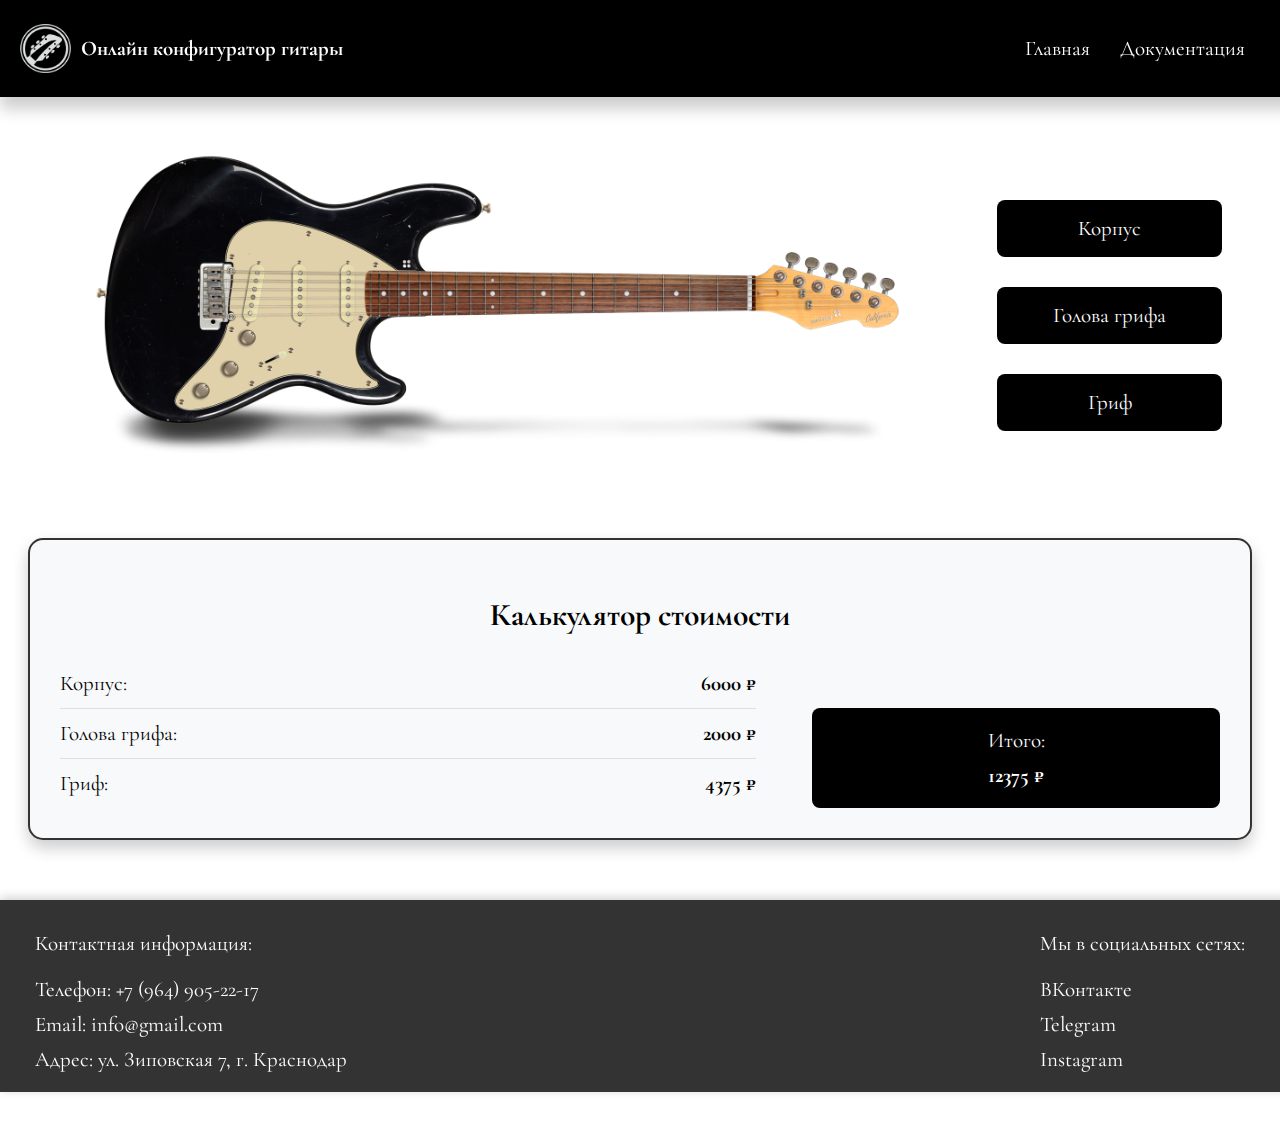
<file: index.html>
<!DOCTYPE html>
<html lang="ru">
<head>
    <meta charset="UTF-8">
    <meta name="viewport" content="width=device-width, initial-scale=1.0">
    <!-- Добавляем meta-тег для корректного отображения на мобильных -->
    <meta name="viewport" content="width=device-width, initial-scale=1.0, maximum-scale=1.0, user-scalable=no">
    
    <title>Онлайн конфигуратор гитары: конфигуратор</title>
    <link rel="preconnect" href="https://fonts.googleapis.com">
    <link rel="preconnect" href="https://fonts.gstatic.com" crossorigin>
    <link href="https://fonts.googleapis.com/css2?family=Cormorant+Garamond:ital,wght@0,300..700;1,300..700&display=swap" rel="stylesheet">
    <link href="./new.css" rel="stylesheet" />
</head>

<body>
    <header class="top-bar">
        <div class="logo-container">
            <div class="logo_img">
                <img src="images/New_logo2.jpg" alt="Логотип сайта">
            </div>
            <div class="text_logo">
                <a>Онлайн конфигуратор гитары</a>
            </div>
        </div>

        <nav class="navigation">
            <ul>
                <li><a href="./index.html">Главная</a></li>
                <li><a href="./about.html">Документация</a></li>
            </ul>
        </nav>
    </header>

    <main class="constructor_main">
        <div class="main-container">
            <div class="content-container">
                <div class="guitar-container">
                    <div id="body-area" class="guitar-part"></div>
                    <div id="head-area" class="guitar-part"></div>
                    <div id="neck-area" class="guitar-part"></div>
                    <div class="guitar-shadow"></div>
                </div>
    
                <div class="buttons-container">
                    <div class="dropdown">
                        <button class="dropdown-btn first-button">Корпус</button>
                        <div class="dropdown-content" id="body-options"></div>
                    </div>
                    <div class="dropdown">
                        <button class="dropdown-btn third-button">Голова грифа</button>
                        <div class="dropdown-content" id="head-options"></div>
                    </div>
                    <div class="dropdown">
                        <button class="dropdown-btn second-button">Гриф</button>
                        <div class="dropdown-content" id="neck-options"></div>
                    </div>
                </div>
            </div>
        </div>

        <div class="calculator-container">
            <h2>Калькулятор стоимости</h2>
            <div class="calculator-content">
                <div class="price-items">
                    <div class="price-item">
                        <span>Корпус:</span>
                        <span id="body-price" class="price-value">0 ₽</span>
                    </div>
                    <div class="price-item">
                        <span>Голова грифа:</span>
                        <span id="head-price" class="price-value">0 ₽</span>
                    </div>
                    <div class="price-item">
                        <span>Гриф:</span>
                        <span id="neck-price" class="price-value">0 ₽</span>
                    </div>
                </div>
                <div class="total-price">
                    <span>Итого:</span>
                    <span id="total-price" class="total-value">0 ₽</span>
                </div>
            </div>
        </div>
    </main>

    <footer class="bottom-bar hidden">
        <div class="contact-info">
            <p>Контактная информация:</p>
            <ul>
                <li>Телефон: +7 (964) 905-22-17</li>
                <li>Email: info@gmail.com</li>
                <li>Адрес: ул. Зиповская 7, г. Краснодар</li>
            </ul>
        </div>
        <div class="social-links">
            <p>Мы в социальных сетях:</p>
            <ul>
                <li><a href="https://vk.com" target="_blank">ВКонтакте</a></li>
                <li><a href="https://telegram.org" target="_blank">Telegram</a></li>
                <li><a href="https://instagram.com" target="_blank">Instagram</a></li>
            </ul>
        </div>
    </footer>

    <script>
        const bottomBar = document.querySelector('.bottom-bar');
        window.addEventListener('scroll', () => {
            const scrollPosition = window.scrollY;
            const windowHeight = window.innerHeight;
            const documentHeight = document.documentElement.scrollHeight;

            if (scrollPosition + windowHeight >= documentHeight - 50) {
                bottomBar.classList.add('visible');
            } else {
                bottomBar.classList.remove('visible');
            }
        });
    </script>
    <script type="text/javascript" src="./data.js"></script>
    <script type="text/javascript" src="./new.js"></script>
</body>
</html>
</file>
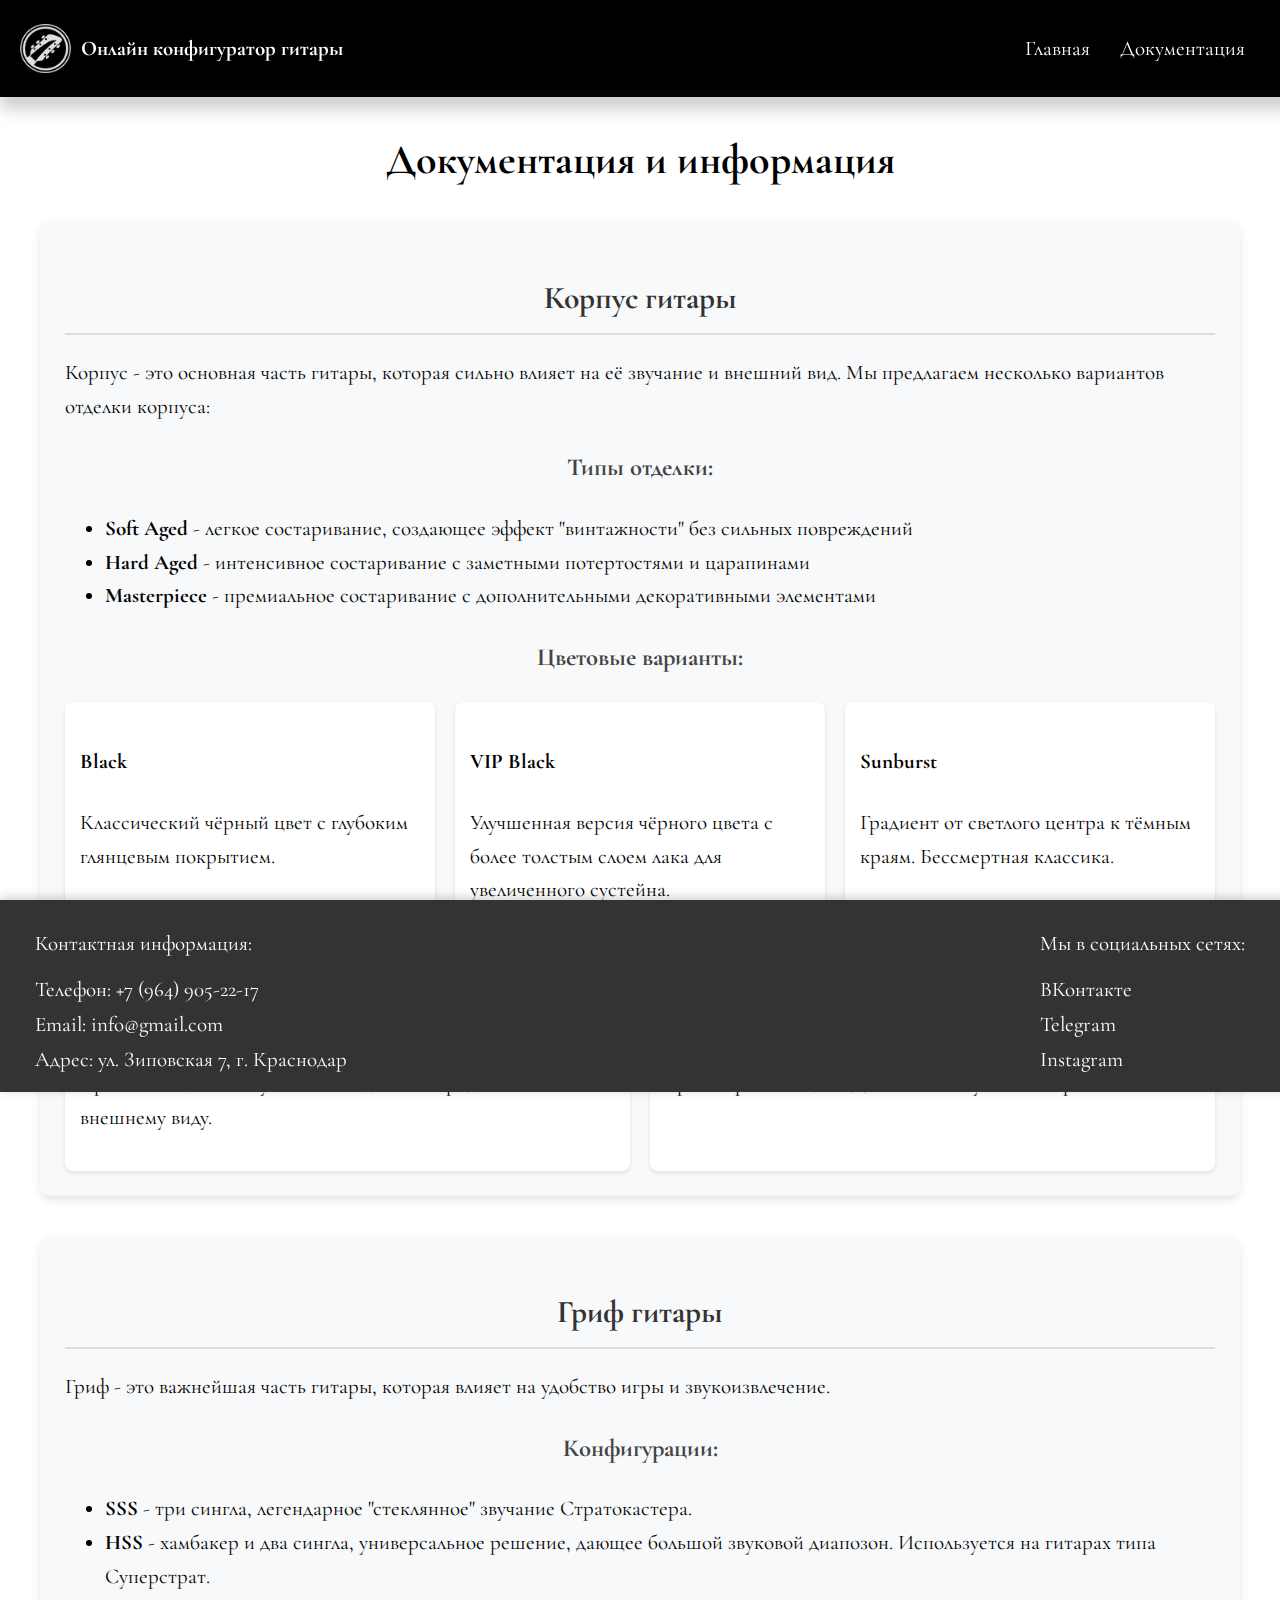
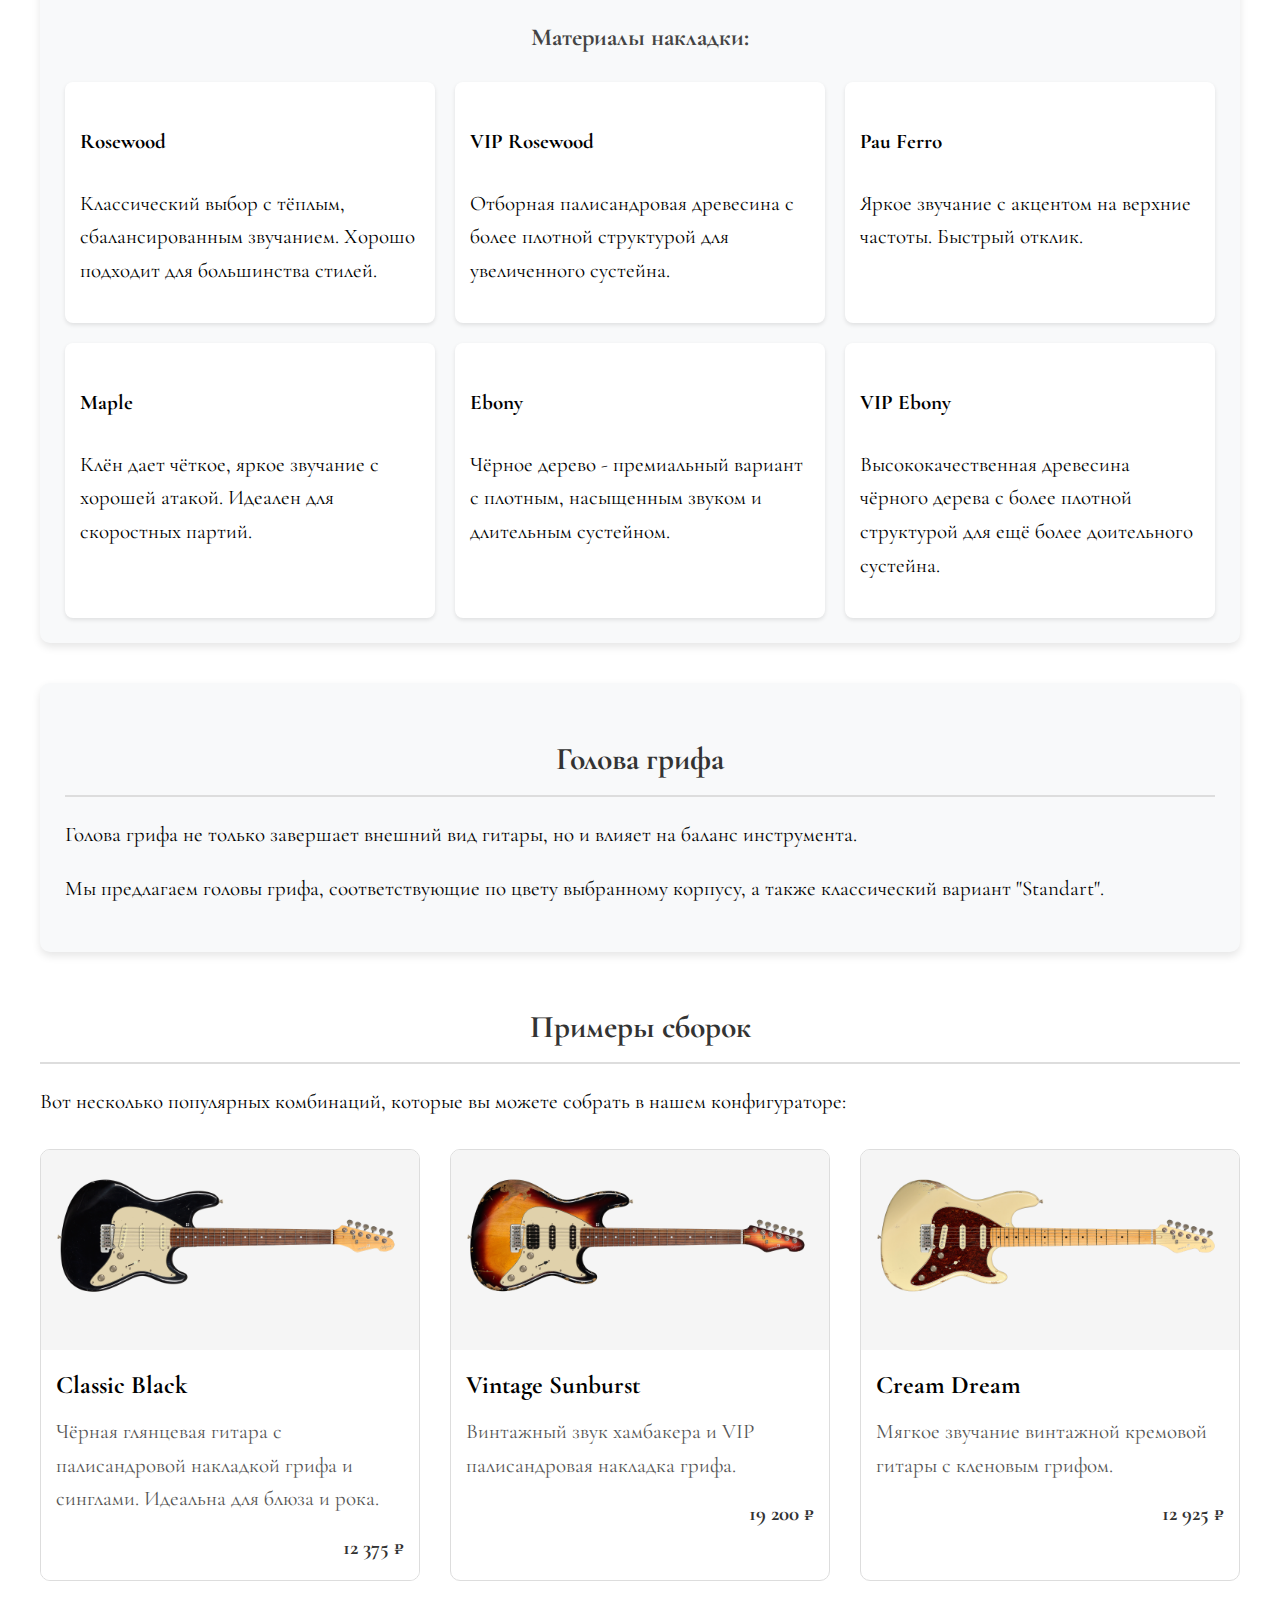
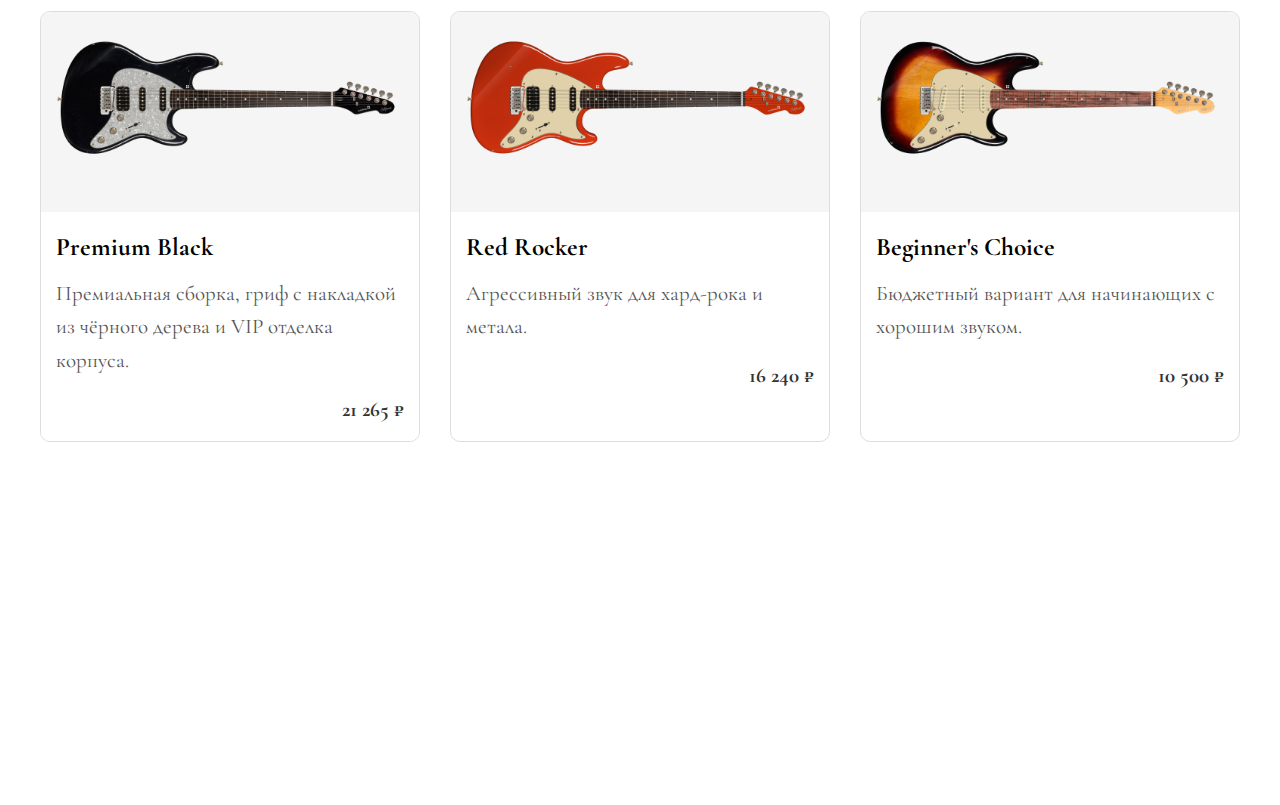
<file: about.html>
<!DOCTYPE html>
<html lang="ru">
<head>
    <meta charset="UTF-8">
    <meta name="viewport" content="width=device-width, initial-scale=1.0">
    <!-- Добавляем meta-тег для корректного отображения на мобильных -->
    <meta name="viewport" content="width=device-width, initial-scale=1.0, maximum-scale=1.0, user-scalable=no">
    <title>Онлайн конфигуратор гитары: Документация</title>
    <link rel="preconnect" href="https://fonts.googleapis.com">
    <link rel="preconnect" href="https://fonts.gstatic.com" crossorigin>
    <link href="https://fonts.googleapis.com/css2?family=Cormorant+Garamond:ital,wght@0,300..700;1,300..700&display=swap" rel="stylesheet">
    <link href="./new.css" rel="stylesheet" />
    <style>
        .info-section {
            max-width: 1200px;
            margin: 0 auto;
            padding: 30px;
            line-height: 1.6;
        }
        
        .part-description {
            margin-bottom: 40px;
            background-color: #f8f9fa;
            padding: 25px;
            border-radius: 10px;
            box-shadow: 0 4px 8px rgba(0,0,0,0.1);
        }
        
        .material-comparison {
            display: flex;
            flex-wrap: wrap;
            gap: 20px;
            margin-top: 20px;
        }
        
        .material-card {
            flex: 1;
            min-width: 250px;
            background: white;
            padding: 15px;
            border-radius: 8px;
            box-shadow: 0 2px 4px rgba(0,0,0,0.1);
        }
        
        .presets-section {
            margin-top: 50px;
        }
        
        .presets-grid {
            display: grid;
            grid-template-columns: repeat(auto-fill, minmax(300px, 1fr));
            gap: 30px;
            margin-top: 30px;
        }
        
        .preset-card {
            border: 1px solid #ddd;
            border-radius: 10px;
            overflow: hidden;
            transition: transform 0.3s;
        }
        
        .preset-card:hover {
            transform: translateY(-5px);
        }
        
        .preset-image {
            width: 100%;
            height: 200px;
            background-size: contain;
            background-repeat: no-repeat;
            background-position: center;
            background-color: #f5f5f5;
        }
        
        .preset-info {
            padding: 15px;
            background: white;
        }
        
        .preset-title {
            font-weight: bold;
            margin-bottom: 10px;
            font-size: 1.2em;
        }
        
        .preset-description {
            color: #555;
            margin-bottom: 15px;
        }
        
        .preset-price {
            font-weight: bold;
            color: #333;
            text-align: right;
        }
        
        h2 {
            color: #333;
            border-bottom: 2px solid #ddd;
            padding-bottom: 10px;
            margin-bottom: 20px;
        }
        
        h3 {
            color: #444;
            margin-top: 25px;
        }
    </style>
</head>

<body>
    <header class="top-bar">
        <div class="logo-container">
            <div class="logo_img">
                <img src="images/New_logo2.jpg" alt="Логотип сайта">
            </div>
            <div class="text_logo">
                <a>Онлайн конфигуратор гитары</a>
            </div>
        </div>

        <nav class="navigation">
            <ul>
                <li><a href="./index.html">Главная</a></li>
                <li><a href="./about.html">Документация</a></li>
            </ul>
        </nav>
    </header>

    <main>
        <div class="info-section">
            <h1>Документация и информация</h1>
            
            <div class="part-description">
                <h2>Корпус гитары</h2>
                <p>Корпус - это основная часть гитары, которая сильно влияет на её звучание и внешний вид. Мы предлагаем несколько вариантов отделки корпуса:</p>
                
                <h3>Типы отделки:</h3>
                <ul>
                    <li><strong>Soft Aged</strong> - легкое состаривание, создающее эффект "винтажности" без сильных повреждений</li>
                    <li><strong>Hard Aged</strong> - интенсивное состаривание с заметными потертостями и царапинами</li>
                    <li><strong>Masterpiece</strong> - премиальное состаривание с дополнительными декоративными элементами</li>
                </ul>
                
                <h3>Цветовые варианты:</h3>
                <div class="material-comparison">
                    <div class="material-card">
                        <h4>Black</h4>
                        <p>Классический чёрный цвет с глубоким глянцевым покрытием.</p>
                    </div>
                    <div class="material-card">
                        <h4>VIP Black</h4>
                        <p>Улучшенная версия чёрного цвета с более толстым слоем лака для увеличенного сустейна.</p>
                    </div>
                    <div class="material-card">
                        <h4>Sunburst</h4>
                        <p>Градиент от светлого центра к тёмным краям. Бессмертная классика.</p>
                    </div>
                    <div class="material-card">
                        <h4>Creme</h4>
                        <p>Кремовый цвет с полуматовой отделкой. Придаёт мягкости ко внешнему виду.</p>
                    </div>
                    <div class="material-card">
                        <h4>Red</h4>
                        <p>Яркий красный цвет. Добавляет визуальной агрессии.</p>
                    </div>
                </div>
            </div>
            
            <div class="part-description">
                <h2>Гриф гитары</h2>
                <p>Гриф - это важнейшая часть гитары, которая влияет на удобство игры и звукоизвлечение.</p>
                
                <h3>Конфигурации:</h3>
                <ul>
                    <li><strong>SSS</strong> - три сингла, легендарное "стеклянное" звучание Стратокастера.</li>
                    <li><strong>HSS</strong> - хамбакер и два сингла, универсальное решение, дающее большой звуковой диапозон. Используется на гитарах типа Суперстрат.</li>
                </ul>
                
                <h3>Материалы накладки:</h3>
                <div class="material-comparison">
                    <div class="material-card">
                        <h4>Rosewood</h4>
                        <p>Классический выбор с тёплым, сбалансированным звучанием. Хорошо подходит для большинства стилей.</p>
                    </div>
                    <div class="material-card">
                        <h4>VIP Rosewood</h4>
                        <p>Отборная палисандровая древесина с более плотной структурой для увеличенного сустейна.</p>
                    </div>
                    <div class="material-card">
                        <h4>Pau Ferro</h4>
                        <p>Яркое звучание с акцентом на верхние частоты. Быстрый отклик.</p>
                    </div>
                    <div class="material-card">
                        <h4>Maple</h4>
                        <p>Клён дает чёткое, яркое звучание с хорошей атакой. Идеален для скоростных партий.</p>
                    </div>
                    <div class="material-card">
                        <h4>Ebony</h4>
                        <p>Чёрное дерево - премиальный вариант с плотным, насыщенным звуком и длительным сустейном.</p>
                    </div>
                    <div class="material-card">
                        <h4>VIP Ebony</h4>
                        <p>Высококачественная древесина чёрного дерева с более плотной структурой для ещё более доительного сустейна.</p>
                    </div>
                </div>
            </div>
            
            <div class="part-description">
                <h2>Голова грифа</h2>
                <p>Голова грифа не только завершает внешний вид гитары, но и влияет на баланс инструмента.</p>
                <p>Мы предлагаем головы грифа, соответствующие по цвету выбранному корпусу, а также классический вариант "Standart".</p>
            </div>
            
            <div class="presets-section">
                <h2>Примеры сборок</h2>
                <p>Вот несколько популярных комбинаций, которые вы можете собрать в нашем конфигураторе:</p>
                
                <div class="presets-grid">
                    <div class="preset-card">
                        <div class="preset-image" style="background-image: url('images/neck/SSS_rosewood.png'), url('images/head/Standart.png'), url('images/body/Black-1.png');"></div>
                        <div class="preset-info">
                            <div class="preset-title">Classic Black</div>
                            <div class="preset-description">Чёрная глянцевая гитара с палисандровой накладкой грифа и синглами. Идеальна для блюза и рока.</div>
                            <div class="preset-price">12 375 ₽</div>
                        </div>
                    </div>
                    
                    <div class="preset-card">
                        <div class="preset-image" style="background-image: url('images/neck/HSS_VIP_rosewood.png'), url('images/head/Sunburst.png'), url('images/body/Sunburst-3.png');"></div>
                        <div class="preset-info">
                            <div class="preset-title">Vintage Sunburst</div>
                            <div class="preset-description">Винтажный звук хамбакера и VIP палисандровая накладка грифа.</div>
                            <div class="preset-price">19 200 ₽</div>
                        </div>
                    </div>
                    
                    <div class="preset-card">
                        <div class="preset-image" style="background-image:  url('images/neck/SSS_maple.png'), url('images/head/Creme.png'), url('images/body/Creme-2.png');"></div>
                        <div class="preset-info">
                            <div class="preset-title">Cream Dream</div>
                            <div class="preset-description">Мягкое звучание винтажной кремовой гитары с кленовым грифом.</div>
                            <div class="preset-price">12 925 ₽</div>
                        </div>
                    </div>
                    
                    <div class="preset-card">
                        <div class="preset-image" style="background-image: url('images/neck/HSS_VIP_ebony.png'), url('images/head/Black.png'), url('images/body/VIP_Black-1.png');"></div>
                        <div class="preset-info">
                            <div class="preset-title">Premium Black</div>
                            <div class="preset-description">Премиальная сборка, гриф с накладкой из чёрного дерева и VIP отделка корпуса.</div>
                            <div class="preset-price">21 265 ₽</div>
                        </div>
                    </div>
                    
                    <div class="preset-card">
                        <div class="preset-image" style="background-image: url('images/neck/HSS_VIP_ebony.png'), url('images/head/Red.png'), url('images/body/Red-1.png');"></div>
                        <div class="preset-info">
                            <div class="preset-title">Red Rocker</div>
                            <div class="preset-description">Агрессивный звук для хард-рока и метала.</div>
                            <div class="preset-price">16 240 ₽</div>
                        </div>
                    </div>
                    
                    <div class="preset-card">
                        <div class="preset-image" style="background-image: url('images/neck/SSS_pau_ferro.png'), url('images/head/Standart.png'), url('images/body/Sunburst-1.png');"></div>
                        <div class="preset-info">
                            <div class="preset-title">Beginner's Choice</div>
                            <div class="preset-description">Бюджетный вариант для начинающих с хорошим звуком.</div>
                            <div class="preset-price">10 500 ₽</div>
                        </div>
                    </div>
                </div>
            </div>
        </div>
    </main>

    <footer class="bottom-bar hidden">
        <div class="contact-info">
            <p>Контактная информация:</p>
            <ul>
                <li>Телефон: +7 (964) 905-22-17</li>
                <li>Email: info@gmail.com</li>
                <li>Адрес: ул. Зиповская 7, г. Краснодар</li>
            </ul>
        </div>
        <div class="social-links">
            <p>Мы в социальных сетях:</p>
            <ul>
                <li><a href="https://vk.com" target="_blank">ВКонтакте</a></li>
                <li><a href="https://telegram.org" target="_blank">Telegram</a></li>
                <li><a href="https://instagram.com" target="_blank">Instagram</a></li>
            </ul>
        </div>
    </footer>

    <script>
        const bottomBar = document.querySelector('.bottom-bar');
        window.addEventListener('scroll', () => {
            const scrollPosition = window.scrollY;
            const windowHeight = window.innerHeight;
            const documentHeight = document.documentElement.scrollHeight;

            if (scrollPosition + windowHeight >= documentHeight - 50) {
                bottomBar.classList.add('visible');
            } else {
                bottomBar.classList.remove('visible');
            }
        });
    </script>
</body>
</html>
</file>
<file: new.css>
/* Добавляем/изменяем в файле new.css */
@media (max-width: 768px) {
    /* Общие стили для шапки */
    .top-bar {
        flex-direction: column;
        padding: 20px 10px;
        align-items: center;
        text-align: center;
        height: auto;
        position: fixed;
        top: 0;
        left: 0;
        right: 0;
        z-index: 1000;
        width: inherit !important;
    }

    .logo-container {
        margin-bottom: 15px;
        flex-direction: column;
        align-items: center;
    }

    .navigation ul {
        margin: 0;
        padding: 0;
        flex-wrap: wrap;
        justify-content: center;
        width: 100%;
    }

    .navigation ul li {
        margin: 8px 12px;
    }

    .info-section {
        margin-top: 25px !important;
    }

    /* Стили для страницы конфигуратора (index.html) */
    .constructor_main {
        margin-bottom: 125px;
    }

    .content-container {
        flex-direction: column;
        gap: 35px;
        align-items: center;
        width: 100%;
        margin: 0 auto;
    }
    
    .guitar-container {
        width: 395px !important;
    }

    .dropdown {
        position: inherit !important;
    }

    .dropdown-content {
        left: 55px;
        right: 55px;
    }

    .calculator-content {
        display: flex;
        justify-content: space-between;
        flex-direction: column;
        align-items: normal !important;
    }

    .price-items {
        flex: 1;
    }

    /* Стили для страницы документации (about.html) */
    main {
        padding-top: 180px; /* Большой отступ от шапки */
        padding-bottom: 120px; /* Отступ для нижней шторки */
        margin-bottom: 54px;
    }

    /* Стили для нижней шторки */
    .bottom-bar {
        padding: 20px 15px;
        align-items: center;
        text-align: center;
        position: fixed;
        bottom: 0;
        left: 0;
        right: 0;
        transform: translateY(100%);
        transition: transform 0.3s ease;
        z-index: 1000;
    }

    .bottom-bar.visible {
        transform: translateY(0);
    }

    .contact-info, 
    .social-links {
        width: 100%;
        margin-bottom: 20px;
    }

    .contact-info:last-child,
    .social-links:last-child {
        margin-bottom: 116px;
        width: 100%;
    }

    .contact-info ul,
    .social-links ul {
        display: flex;
        flex-direction: column;
        align-items: center;
    }

    .contact-info li,
    .social-links li {
        margin: 5px 0;
    }
}

@media (max-width: 480px) {

    .info-section {
        margin-top: 25px !important;
    }

    .guitar-container {
        width: 395px !important;
    }

    .dropdown {
        position: inherit !important;
    }

    .dropdown-content {
        left: 55px;
        right: 55px;
    }

    .calculator-content {
        display: flex;
        justify-content: space-between;
        flex-direction: column;
        align-items: normal !important;
    }

    .price-items {
        flex: 1;
    }

    .constructor_main {
        margin-bottom: 115px;
    }

    main {
        padding-top: 170px;
        padding-bottom: 110px;
        margin-bottom: 44px;
    }

    .top-bar {
        padding: 15px 8px;
        width: inherit !important;
    }

    .navigation ul li {
        margin: 6px 10px;
    }

    .bottom-bar {
        padding: 15px 10px;
    }
}

:root {
    --main-color: #000;
    --second-color: #333;
    --third-color: #b4b4b4;
}

html, body, button {
    font-family: "Cormorant Garamond", serif;
    font-optical-sizing: auto;
    font-style: normal;
    font-size: 21px;
}

h1 {
    text-align: center;
}

h2 {
    text-align: center;
}

h3 {
    text-align: center;
}

/* Основные стили для верхней шторки */
.top-bar {
    background-color: var(--main-color);
    color: #fff;
    padding: 15px 20px;
    display: flex;
    justify-content: space-between;
    align-items: center;
    position: fixed;
    top: 0;
    left: 0;
    width: 100%;
    z-index: 1000;
    box-shadow: 0 12px 15px rgba(0, 0, 0, 0.2);
    transition: box-shadow 0.3s ease-in-out;
}

.logo-container {
    display: flex;
    align-items: center;
    gap: 10px;
}

.logo_img {
    height: 100%;
    display: flex;
    align-items: center;
}

.logo_img img {
    height: 100%;
    width: auto;
    max-height: 50px;
}

.text_logo a {
    color: #fff;
    text-decoration: none;
    font-weight: bold;
}

.navigation ul {
    list-style: none;
    margin-right: 40px;
    padding: 0;
    display: flex;
}

.navigation ul li {
    margin: 0 15px;
}

.navigation ul li a {
    color: #fff;
    text-decoration: none;
}

.navigation ul li a:hover {
    text-decoration: underline;
}


/* Остальные стили остаются такими же, меняем только часть с изображениями */
.main-container {
    width: 100%;
    padding: 30px;
    box-sizing: border-box;
    margin-top: 80px;
    /* margin-bottom: 50px; */
}

.content-container {
    display: flex;
    justify-content: center;
    align-items: center;
    max-width: 1200px;
    margin: 0 auto;
    gap: 40px;
    margin-top: 0;
}

.guitar-container {
    position: relative;
    width: 450px;
    height: 370px;
    flex: 1;
}

.guitar-part {
    position: absolute;
    left: 0;
    top: 0;
    width: 100%;
    height: 100%;
    background-repeat: no-repeat;
    background-position: left center;
    background-size: contain;
    transition: all 0.7s ease;
}

.guitar-shadow {
    height: 100%;
    background-image: url(images/guitar_shadow/guitar_shadow.png);
    background-size: contain;
    background-position: center;
    background-repeat: no-repeat;
    min-height: 220px;
}

/* Порядок z-index для правильного наложения */
#body-area {
    z-index: 1;
}
#head-area {
    z-index: 2;
}
#neck-area {
    z-index: 3;
}

.buttons-container {
    display: flex;
    flex-direction: column;
    gap: 15px;
}

/* Остальные стили остаются без изменений */

.dropdown {
    position: relative;
    display: inline-block;
    margin-bottom: 15px;
}

.dropdown-btn {
    background-color: var(--main-color);
    color: white;
    padding: 16px 32px;
    border: none;
    border-radius: 8px;
    cursor: pointer;
    width: 225px;
    text-align: center;
     transition: transform 0.3s;
}

.dropdown-btn:hover {
    background-color:  var(--second-color);
    transform: scale(1.05);
}

.dropdown-content {
    display: none;
    position: absolute;
    background-color: #f8f7f7;
    min-width: 225px;
    max-height: 300px;
    overflow-y: auto;
    box-shadow: 0px 8px 16px 0px rgba(0,0,0,0.2);
    z-index: 1;
    border-radius: 8px;
    scrollbar-width: thin;
    scrollbar-color:  var(--main-color) #f1f1f1;
}

.dropdown-content::-webkit-scrollbar {
    width: 8px;
}

.dropdown-content::-webkit-scrollbar-track {
    background: #f1f1f1;
    border-radius: 8px;
}

.dropdown-content::-webkit-scrollbar-thumb {
    background-color: var(--main-color);
    border-radius: 8px;
}


.dropdown-content div {
    color: var(--main-color);
    padding: 12px 16px;
    text-decoration: none;
    display: block;
    cursor: pointer;
    white-space: nowrap;
    overflow: hidden;
    text-overflow: ellipsis;
    display: flex;
    justify-content: space-between;
    align-items: center;
}

.option-price {
    color: var(--main-color);
    font-weight: bold;
    margin-left: 10px;
}

.dropdown-content div:hover .option-price {
    color:  var(--second-color);
}

.dropdown-content div:hover {
    background-color: #eee;
}

.dropdown-content div.selected {
    background-color: #e0e0e0;
    font-weight: bold;
}

.show {
    display: block;
}

.calculator-container {
    max-width: 1200px;
    margin: 0 auto;
    padding: 30px;
    background-color: #f8f9fa;
    border: 2px solid #333;
    border-radius: 15px;
    box-shadow: 0px 8px 16px 0px rgba(0,0,0,0.2);
    margin-bottom: 130px;
}

.calculator-container h2 {
    text-align: center;
    color:  var(--main-color);
    margin-bottom: 25px;
}

.calculator-content {
    display: flex;
    justify-content: space-between;
    align-items: flex-end;
}

.price-items {
    flex: 1;
    max-width: 60%;
}

.price-item {
    display: flex;
    justify-content: space-between;
    padding: 12px 0;
    border-bottom: 1px solid #e0e0e0;
}

.price-item:last-child {
    border-bottom: none;
}

.price-value {
    font-weight: bold;
    color: var(--main-color);
}

.total-price {
    background-color: var(--main-color);
    color: white;
    padding: 20px 30px;
    border-radius: 8px;
    text-align: center;
    min-width: 30%;
}

.total-price {
    transition: transform 0.3s;
}

.total-price:hover {
    transform: scale(1.05);
}

.total-price span {
    display: block;
}

.total-price span:first-child {
    margin-bottom: 10px;
}

.total-value {
    font-weight: bold;
}

.bottom-bar {
    background-color: var(--second-color);
    color: #fff;
    padding: 10px;
    display: flex;
    justify-content: space-between;
    align-items: center;
    position: fixed;
    bottom: 0;
    left: 0;
    width: 100%;
    z-index: 1000;
    box-shadow: 0 -2px 10px rgba(0, 0, 0, 0.2);
    transform: translateY(100%);
    transition: transform 0.5s ease;
}

.bottom-bar.visible {
    transform: translateY(0);
}

.contact-info ul,
.social-links ul {
    list-style: none;
    padding: 0;
    margin: 0;
}

.contact-info ul li,
.social-links ul li {
    margin-bottom: 10px;
}

.social-links a {
    color: #fff;
    text-decoration: none;
    transition: color 0.3s ease;
}

.contact-info {
    margin-left: 25px;
}

.social-links {
    margin-right: 45px; 
}

.social-links a:hover {
    color: var(--third-color);
}

main {
    padding-top: 60px;
    padding-bottom: 325px;
}

.constructor_main {
    padding: 20px;
    padding-bottom: 155px;
    box-sizing: border-box;
}

.text_position {
    justify-content: center;
    align-items: center;
    height: 100vh;
    text-align: center;
}

#neck-area {
    cursor: crosshair; /* Меняем курсор при наведении */
    user-select: none; /* Запрещаем выделение текста при перетаскивании */
  }
  
  #neck-area:active {
    opacity: 0.9; /* Легкое затемнение при зажатии */
  }
</file>
